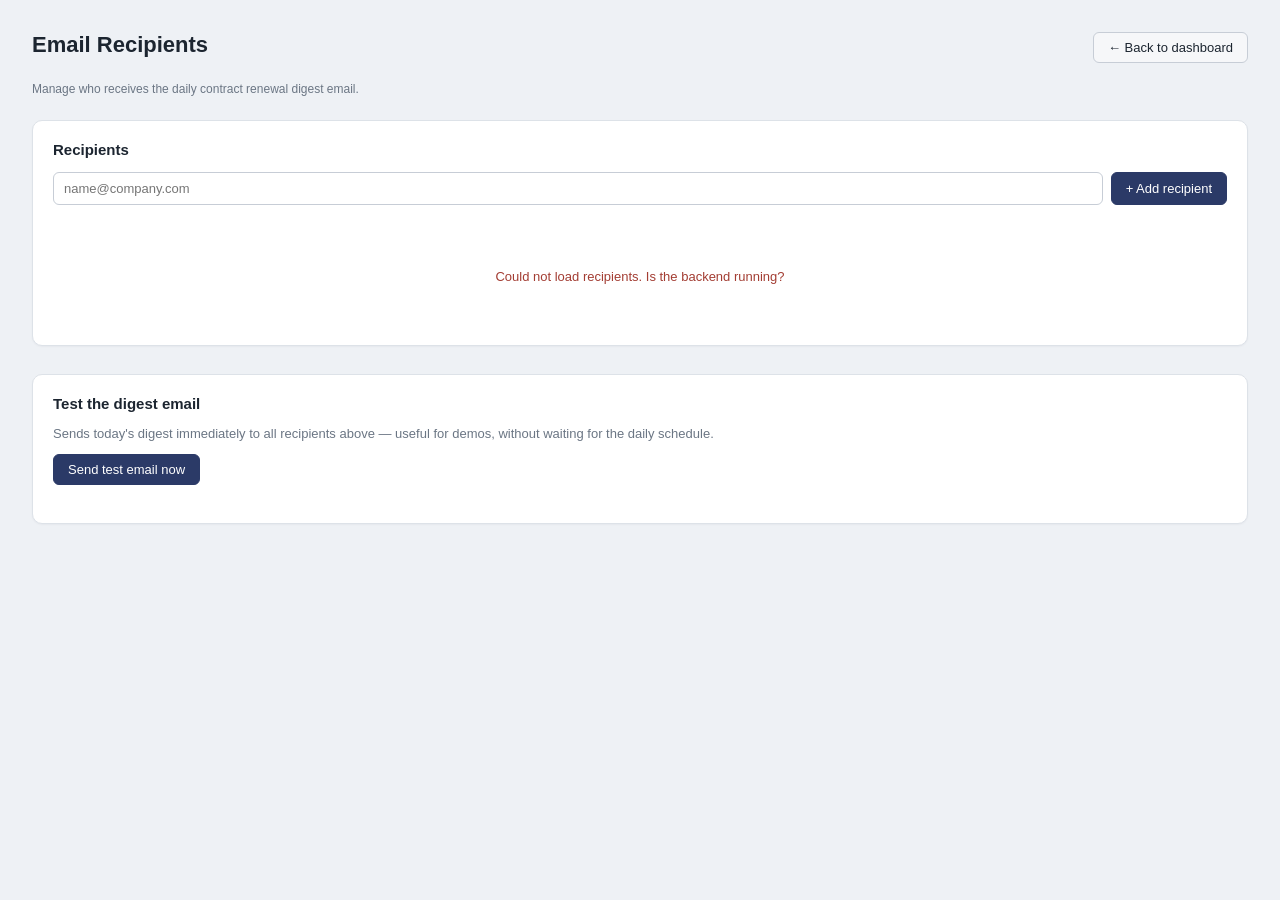
<file: frontend/recipients.html>
<!DOCTYPE html>
<html lang="en">
<head>
<meta charset="UTF-8">
<title>Email Recipients — Vendor & Contract Dashboard</title>
<link rel="stylesheet" href="style.css">
</head>
<body>

<div class="page">
  <div class="page-title-row">
    <div>
      <div class="page-title">Email Recipients</div>
      <div class="page-sub">Manage who receives the daily contract renewal digest email.</div>
    </div>
    <a href="index.html" class="btn">&larr; Back to dashboard</a>
  </div>

  <div class="card">
    <div class="card-header">
      <h2>Recipients</h2>
    </div>

    <div class="add-recipient-row">
      <input type="email" id="recipientEmail" placeholder="name@company.com">
      <button class="btn primary" id="addRecipientBtn">+ Add recipient</button>
    </div>

    <p id="recipientFormMessage" class="form-message"></p>

    <div id="recipientsList" class="recipients-list">
      <p class="state-message"><span class="spinner"></span> Loading recipients...</p>
    </div>
  </div>

  <div class="card">
    <div class="card-header">
      <h2>Test the digest email</h2>
    </div>
    <p style="font-size:13px; color:#6b7684; margin-top:0;">
      Sends today's digest immediately to all recipients above — useful for demos, without waiting for the daily schedule.
    </p>
    <button class="btn primary" id="sendTestEmailBtn">Send test email now</button>
    <p id="testEmailMessage" class="form-message"></p>
  </div>
</div>

<script src="recipients.js"></script>
</body>
</html>
</file>
<file: frontend/style.css>
* { box-sizing: border-box; }
body {
  font-family: -apple-system, "Segoe UI", Arial, sans-serif;
  background: #eef1f5;
  color: #1c2530;
  margin: 0;
  padding: 32px 0;
}
.page {
  width: 100dvw;
  max-width: 1600px;
  margin: 0 auto;
  padding: 0 32px;
  box-sizing: border-box;
}
.page-title {
  font-size: 22px;
  font-weight: 700;
  margin-bottom: 24px;
}

.card {
  background: #ffffff;
  border: 1px solid #dde2e8;
  border-radius: 10px;
  padding: 20px;
  box-shadow: 0 1px 2px rgba(20,30,40,0.04);
  margin-bottom: 28px;
}
.card-header {
  display: flex;
  justify-content: space-between;
  align-items: center;
  margin-bottom: 14px;
}
.card-header h2 {
  font-size: 15px;
  margin: 0;
  font-weight: 600;
}

.btn {
  border: 1px solid #c7cdd6;
  background: #f6f7f9;
  color: #1c2530;
  padding: 7px 14px;
  font-size: 13px;
  border-radius: 6px;
  cursor: pointer;
  font-family: inherit;
}
.btn:hover { background: #eceff3; }
.btn.primary {
  background: #2b3a67;
  border-color: #2b3a67;
  color: #fff;
}
.btn.primary:hover { background: #23305a; }
.btn.danger {
  border-color: #e2b4b0;
  color: #a33d33;
  background: #fff;
}
.btn.danger:hover { background: #fdf2f1; }

.legend {
  display: flex;
  gap: 18px;
  align-items: center;
  font-size: 12px;
  color: #57626f;
  margin-bottom: 16px;
  padding: 9px 12px;
  background: #f7f8fa;
  border: 1px solid #e8ebef;
  border-radius: 6px;
}
.legend span { display: flex; align-items: center; gap: 6px; }
.dot { width: 9px; height: 9px; border-radius: 50%; display: inline-block; flex-shrink: 0; }
.dot.red { background: #c0392b; }
.dot.yellow { background: #d4ac0d; }
.dot.green { background: #229954; }
.dot.gray { background: #a9b1ba; }

/* ---------- Day 15: summary strip ---------- */
.summary-strip {
  display: flex;
  gap: 10px;
  margin-bottom: 16px;
  flex-wrap: wrap;
}
.summary-item {
  flex: 1;
  min-width: 110px;
  border-radius: 6px;
  padding: 10px 14px;
  text-align: center;
  border-left: 4px solid transparent;
}
.summary-count { display: block; font-size: 20px; font-weight: 700; color: #1c2530; }
.summary-label { display: block; font-size: 11px; color: #57626f; margin-top: 2px; }
.summary-item.red         { background: rgba(192, 57, 43, 0.12); border-left-color: #c0392b; }
.summary-item.yellow      { background: rgba(212, 172, 13, 0.14); border-left-color: #d4ac0d; }
.summary-item.green       { background: rgba(34, 153, 84, 0.12); border-left-color: #229954; }
.summary-item.gray        { background: rgba(169, 177, 186, 0.14); border-left-color: #a9b1ba; }
.summary-item.discontinued{ background: #f7f8fa; border-left-color: #8a94a1; }

/* ---------- The card grid ---------- */
.contracts-grid {
  display: grid;
  grid-template-columns: repeat(auto-fill, minmax(260px, 1fr));
  gap: 14px;
}

.contract-card {
  border: 1px solid #e4e8ed;
  border-radius: 8px;
  padding: 14px;
  position: relative;
}
.contract-card.red    { border-left: 4px solid #c0392b; background: rgba(192, 57, 43, 0.18); }
.contract-card.yellow { border-left: 4px solid #d4ac0d; background: rgba(212, 172, 13, 0.20); }
.contract-card.green  { border-left: 4px solid #229954; background: rgba(34, 153, 84, 0.18); }
.contract-card.gray   { border-left: 4px solid #a9b1ba; background: rgba(169, 177, 186, 0.20); }

.card-top {
  display: flex;
  align-items: center;
  gap: 8px;
  margin-bottom: 8px;
}
.card-vendor-name { font-weight: 600; font-size: 14px; }
.card-field {
  font-size: 12px;
  margin-top: 3px;
}
.card-field .label { color: #6b7684; }
.card-field .value { color: #1c2530; font-weight: 500; }
.card-field.days-left .value { font-weight: 700; font-size: 13px; }
.card-field.days-left .value.red    { color: #c0392b; }
.card-field.days-left .value.yellow { color: #a3810a; }
.card-field.days-left .value.green  { color: #1e7e46; }
.card-field.days-left .value.gray   { color: #6b7684; }
.card-actions {
  display: flex;
  gap: 6px;
  margin-top: 10px;
}

/* ---------- Add vendor form (unchanged) ---------- */
.modal-overlay {
  display: none;
  position: fixed;
  inset: 0;
  background: rgba(20,26,34,0.35);
  align-items: center;
  justify-content: center;
}
.modal-overlay.open { display: flex; }

.modal-box {
  background: #fff;
  border-radius: 10px;
  padding: 22px;
  width: 100%;
  max-width: 340px;
  box-shadow: 0 8px 28px rgba(20,30,40,0.18);
}
.modal-box h3 { margin: 0 0 16px; font-size: 15px; }
.field-group { margin-bottom: 14px; }
.field-group label {
  display: block;
  font-size: 12px;
  color: #57626f;
  margin-bottom: 5px;
}
.field-group input, .field-group select {
  width: 100%;
  padding: 8px 10px;
  font-size: 13px;
  border: 1px solid #c7cdd6;
  border-radius: 6px;
  font-family: inherit;
}
.modal-actions {
  display: flex;
  justify-content: flex-end;
  gap: 8px;
  margin-top: 18px;
}
.form-message {
  font-size: 12px;
  margin: 4px 0 0;
  min-height: 14px;
}
.form-message.error { color: #a33d33; }
.form-message.success { color: #229954; }

/* ---------- Day 5 additions ---------- */
.header-actions {
  display: flex;
  gap: 8px;
}

/* ---------- Day 6 additions: contract detail modal ---------- */
.modal-header-row {
  display: flex;
  justify-content: space-between;
  align-items: center;
  margin-bottom: 12px;
}
.modal-header-row h3 { margin: 0; }
.close-x {
  font-size: 18px;
  color: #6b7684;
  cursor: pointer;
  line-height: 1;
}
.close-x:hover { color: #1c2530; }

.detail-field {
  display: flex;
  justify-content: space-between;
  font-size: 13px;
  padding: 6px 0;
  border-top: 1px dotted #eee;
}
.detail-field:first-child { border-top: none; }
.detail-field span.label { color: #6b7684; }
.detail-field span.value { font-weight: 500; text-align: right; }

.section-label {
  font-size: 13px;
  font-weight: 600;
  margin: 16px 0 8px;
  border-top: 1px solid #eee;
  padding-top: 12px;
}

.history-row {
  display: flex;
  justify-content: space-between;
  font-size: 12px;
  color: #57626f;
  padding: 6px 0;
  border-top: 1px dotted #eee;
}
.history-row:first-child { border-top: none; }

/* ---------- Day 7 additions ---------- */
.toggle-label {
  display: flex;
  align-items: center;
  gap: 6px;
  margin-left: auto;
  cursor: pointer;
}
.toggle-label input { cursor: pointer; }

.discontinued-badge {
  display: inline-block;
  font-size: 10px;
  font-weight: 600;
  color: #a33d33;
  background: #fdf2f1;
  border: 1px solid #e2b4b0;
  border-radius: 4px;
  padding: 2px 6px;
  margin-left: 6px;
  vertical-align: middle;
}

.contract-card.discontinued {
  opacity: 0.6;
}

.btn.danger:disabled {
  opacity: 0.5;
  cursor: not-allowed;
}

/* ---------- Day 8 addition: search bar ---------- */
.search-row {
  margin-bottom: 12px;
}
.search-row input {
  width: 100%;
  padding: 9px 12px;
  font-size: 13px;
  border: 1px solid #c7cdd6;
  border-radius: 6px;
  font-family: inherit;
}
.search-row input:focus {
  outline: none;
  border-color: #2b3a67;
}

/* ---------- Day 9 addition: filter dropdowns ---------- */
.filter-row {
  display: flex;
  gap: 10px;
  margin-bottom: 12px;
}
.filter-row select {
  flex: 1;
  padding: 8px 10px;
  font-size: 13px;
  border: 1px solid #c7cdd6;
  border-radius: 6px;
  font-family: inherit;
  background: #fff;
}
.filter-row select:focus {
  outline: none;
  border-color: #2b3a67;
}
/* ---------- Day 11 additions: page header row + recipients page ---------- */
.page-title-row {
  display: flex;
  justify-content: space-between;
  align-items: flex-start;
  margin-bottom: 24px;
}
.page-title-row .btn {
  text-decoration: none;
  white-space: nowrap;
}
.page-sub {
  font-size: 12px;
  color: #6b7684;
  margin-top: 4px;
}

/* ---------- NEW today: group of buttons in the page header ---------- */
.page-title-actions {
  display: flex;
  gap: 8px;
}

.add-recipient-row {
  display: flex;
  gap: 8px;
  margin-bottom: 6px;
}
.add-recipient-row input {
  flex: 1;
  padding: 8px 10px;
  font-size: 13px;
  border: 1px solid #c7cdd6;
  border-radius: 6px;
  font-family: inherit;
}
.add-recipient-row input:focus {
  outline: none;
  border-color: #2b3a67;
}

.recipients-list {
  margin-top: 16px;
}
.recipient-row {
  display: flex;
  justify-content: space-between;
  align-items: center;
  padding: 10px 0;
  border-bottom: 1px solid #eef0f3;
  font-size: 13px;
}
.recipient-row:last-child { border-bottom: none; }

/* ---------- Day 16: loading / empty states ---------- */
.state-message {
  display: flex;
  align-items: center;
  justify-content: center;
  gap: 8px;
  padding: 28px 12px;
  font-size: 13px;
  color: #6b7684;
  text-align: center;
}
.state-message.error { color: #a33d33; }

.spinner {
  width: 14px;
  height: 14px;
  border: 2px solid #d8dce2;
  border-top-color: #2b3a67;
  border-radius: 50%;
  flex-shrink: 0;
  animation: spin 0.7s linear infinite;
}
@keyframes spin { to { transform: rotate(360deg); } }

/* ---------- Day 16: responsive check ---------- */
@media (max-width: 640px) {
  body { padding: 16px 0; }
  .page { padding: 0 16px; }

  .page-title-row {
    flex-direction: column;
    align-items: stretch;
    gap: 10px;
  }
  .page-title-row .btn { text-align: center; }
  .page-title-actions { flex-direction: column; }

  .card { padding: 14px; }

  .card-header {
    flex-direction: column;
    align-items: stretch;
    gap: 10px;
  }
  .header-actions { justify-content: stretch; }
  .header-actions .btn { flex: 1; }

  .filter-row { flex-direction: column; }

  .legend {
    flex-direction: column;
    align-items: flex-start;
    gap: 8px;
  }
  .toggle-label { margin-left: 0; }

  .summary-strip { gap: 8px; }
  .summary-item { min-width: 42%; }

  .contracts-grid { grid-template-columns: 1fr; }

  .modal-box { max-width: 92vw; padding: 18px; }

  .detail-field, .history-row { font-size: 12px; }
}
</file>
